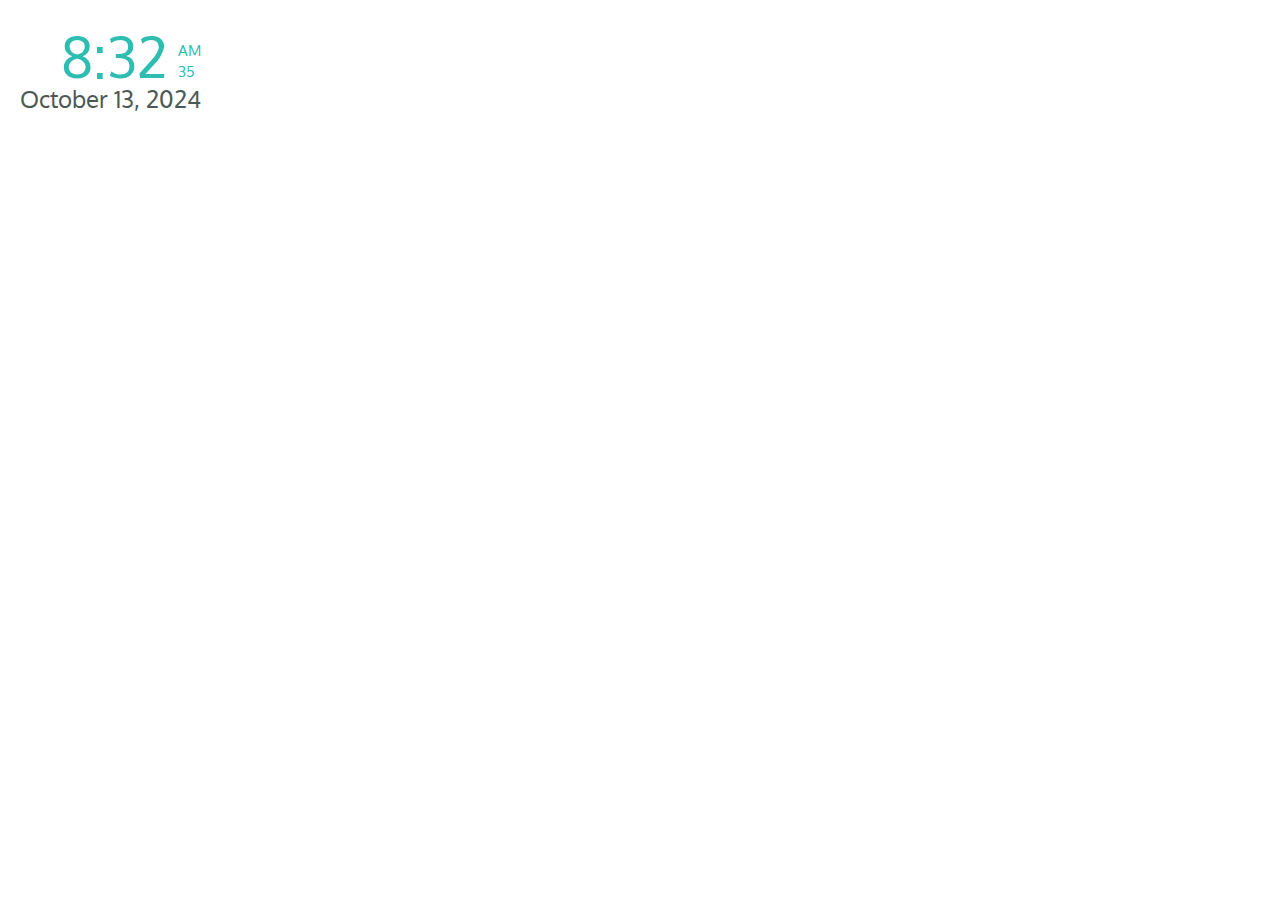
<file: datetime/index.html>
<!DOCTYPE html>
<html lang="en">
<head>
    <meta charset="UTF-8">
    <title>Time and Date Component</title>
    <link href="https://fonts.googleapis.com/css2?family=Oxygen:wght@400;700&display=swap" rel="stylesheet">
    <link rel="stylesheet" href="styles.css">
</head>
<body>
    <div class="time-date-container">
        <div class="time">
            <span class="hour" id="hour">8:32</span>
            <div class="ampm-seconds">
                <span class="ampm" id="ampm">AM</span>
                <span class="seconds" id="seconds">35</span>
            </div>
        </div>
        <div class="date" id="date">
            <span>October 13, 2024</span>
        </div>
    </div>

</body>
</html>
</file>
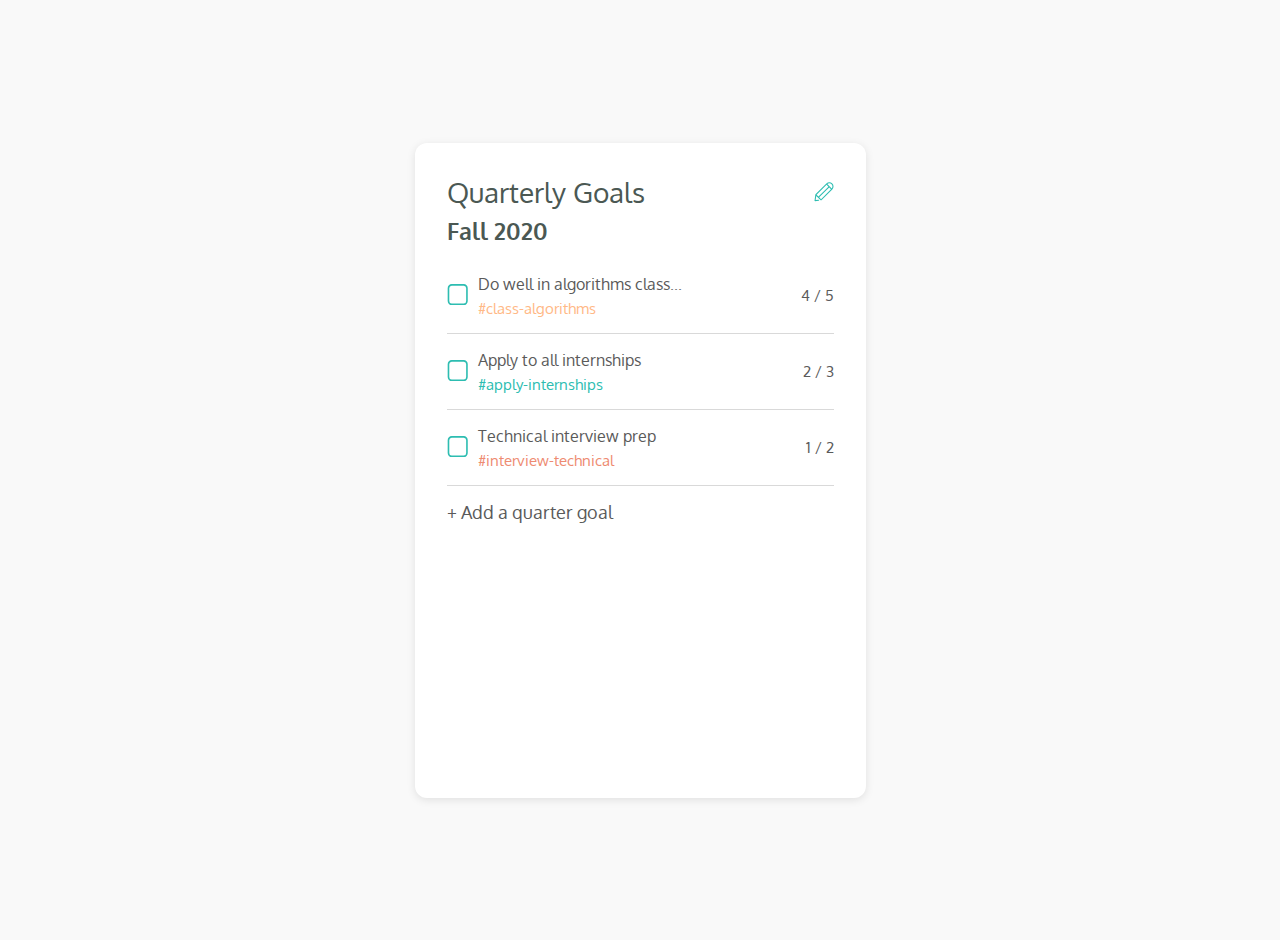
<file: quarterly-goals/index.html>
<!DOCTYPE html>
<html lang="en">
<head>
    <meta charset="UTF-8">
    <title>Quarterly Goals</title>
    <link href="https://fonts.googleapis.com/css2?family=Oxygen:wght@400;700&display=swap" rel="stylesheet">
    <link rel="stylesheet" href="styles.css">
</head>
<body>
    <div class="quarterly-goals">
        <div class="header">
            <div class="header-title">
                <h2>Quarterly Goals</h2>
                <img src="/quarterly-goals/Group.svg" alt="Edit Icon" class="edit-icon">
            </div>
            <h3>Fall 2020</h3>
        </div>

        <div class="goal">
            <div class="goal-content">
                <img src="/quarterly-goals/Rectangle.svg" alt="Checkbox" class="checkbox">
                <div>
                    <p>Do well in algorithms class...</p>
                    <span class="tag class-algorithms">#class-algorithms</span>
                </div>
            </div>
            <div class="progress">4 / 5</div>
        </div>
        <hr>

        <div class="goal">
            <div class="goal-content">
                <img src="/quarterly-goals/Rectangle.svg" alt="Checkbox" class="checkbox">
                <div>
                    <p>Apply to all internships</p>
                    <span class="tag apply-internships">#apply-internships</span>
                </div>
            </div>
            <div class="progress">2 / 3</div>
        </div>
        <hr>

        <div class="goal">
            <div class="goal-content">
                <img src="/quarterly-goals/Rectangle.svg" alt="Checkbox" class="checkbox">
                <div>
                    <p>Technical interview prep</p>
                    <span class="tag interview-technical">#interview-technical</span>
                </div>
            </div>
            <div class="progress">1 / 2</div>
        </div>
        <hr>

        <div class="add-goal">+ Add a quarter goal</div>
    </div>
</body>
</html>
</file>
<file: datetime/styles.css>
body {
    margin: 0;
    font-family: 'Oxygen', sans-serif;
    display: flex;
    padding: 20px;
}

.time-date-container {
    display: flex;
    flex-direction: column;
    align-items: flex-end;
    text-align: right;
}

.time {
    display: flex;
    align-items: center;
    justify-content: flex-end;
    gap: 10px;
    font-size: 56.25px;
    font-weight: 400;
    color: #2DBDB1;
    margin-bottom: -8px;
}

.ampm-seconds {
    display: flex;
    flex-direction: column;
    align-items: flex-start;
    gap: 2px;
}

.ampm {
    margin-top: 11px;
    font-size: 15px;
    font-weight: 400;
    color: #2DBDB1;
}

.seconds {
    font-size: 15px;
    font-weight: 400;
    color: #2DBDB1;
}

.date {
    font-size: 24px;
    font-weight: 400;
    color: #4B5853;
}
</file>
<file: quarterly-goals/styles.css>
body {
    margin: 0;
    font-family: 'Oxygen', sans-serif;
    background-color: #f9f9f9;
    display: flex;
    justify-content: center;
    align-items: center;
    height: 100vh;
    padding: 20px;
}

.quarterly-goals {
    background-color: #fff;
    padding: 32px;
    border-radius: 12px;
    width: 387px;
    height: 591px;
    box-shadow: 0 2px 8px rgba(0, 0, 0, 0.1);
}

.header {
    display: flex;
    flex-direction: column;
    margin-bottom: 20px;
}


.header-title {
    display: flex;
    align-items: center;
    justify-content: space-between;
}


h2 {
    font-size: 27.5px;
    font-weight: 400;
    color: #4B5853;
    margin: 0;
}

h3 {
    font-size: 22.5px;
    font-weight: 700;
    color: #4B5853;
    margin: 8px 0;
}

.edit-icon {
    width: 20px;
    height: 20px;
    cursor: pointer;
}

.goal {
    margin: 15px 0;
    display: flex;
    justify-content: space-between;
    align-items: center;
}

.goal-content {
    display: flex;
    align-items: center;
    gap: 10px;
}

.checkbox {
    width: 21.04px;
    height: 21.06px;
    cursor: pointer;
}

.goal p {
    font-size: 16.25px;
    font-weight: 400;
    color: #5A5A5A;
    margin: 0;
}

.tag {
    display: block;
    font-size: 15px;
    margin-top: 5px;
}

.class-algorithms {
    color: #FFB987;
}

.apply-internships {
    color: #2DBDB1;
}

.interview-technical {
    color: #EE8B72;
}

.progress {
    font-size: 15px;
    font-weight: 400;
    color: #5A5A5A;
}

hr {
    border: 0;
    border-top: 1px solid #000000;
    opacity: 15%;
    margin: 15px 0;
}

.add-goal {
    font-size: 17.5px;
    font-weight: 400;
    color: #5A5A5A;
    cursor: pointer;
    text-align: left;
    margin-top: 10px;
}

.add-goal:hover {
    color: #4B5853;
}
</file>
